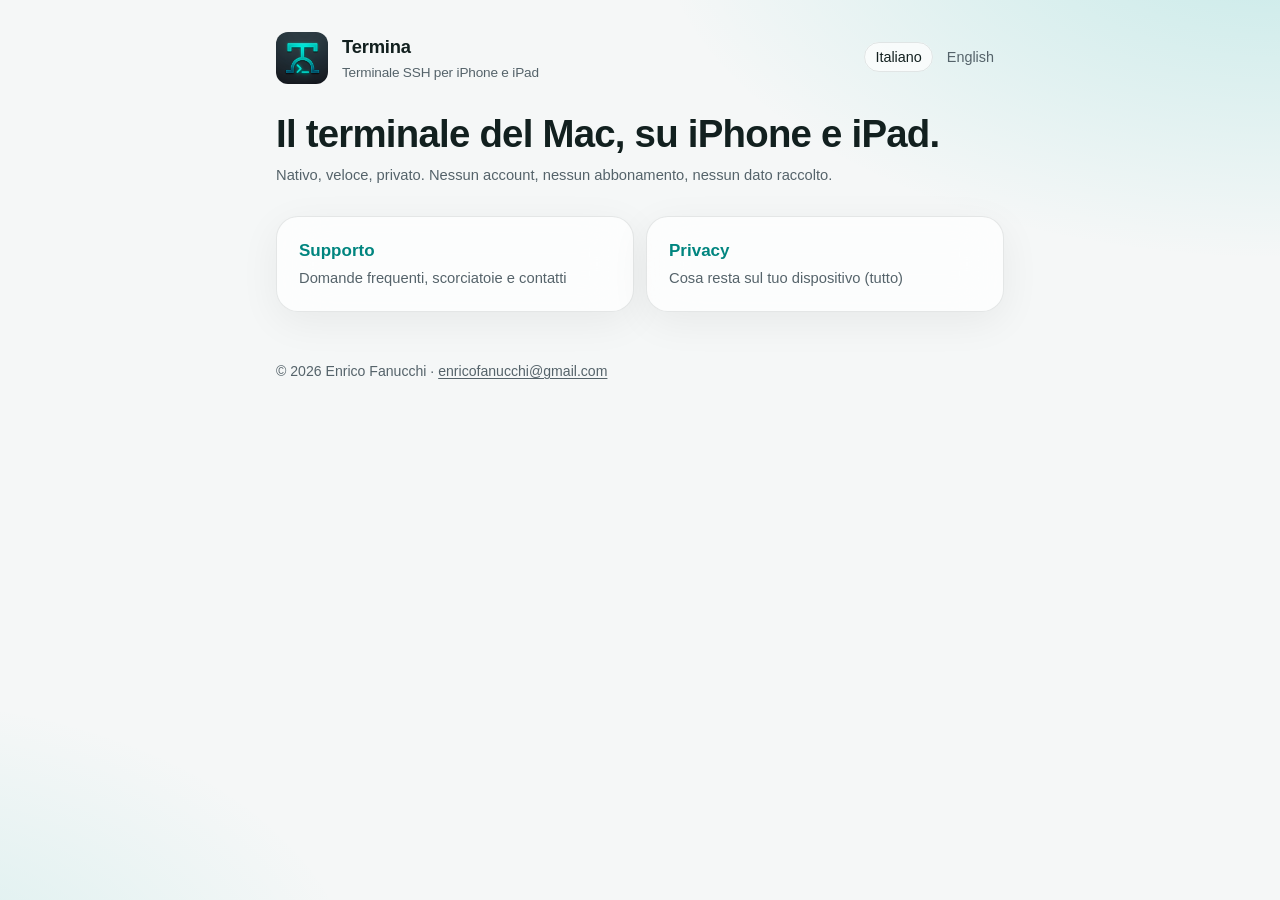
<file: index.html>
<!doctype html>
<html lang="it">
<head>
  <meta charset="utf-8">
  <meta name="viewport" content="width=device-width, initial-scale=1">
  <title>Termina</title>
  <meta name="description" content="Terminale SSH nativo per iPhone e iPad: privato, senza account e senza abbonamento.">
  <link rel="icon" href="favicon-32x32.png">
  <link rel="apple-touch-icon" href="apple-touch-icon.png">
  <link rel="stylesheet" href="style.css">
</head>
<body>
<main>
  <header>
    <img src="icon-192x192.png" alt="">
    <div class="brand">Termina<small>Terminale SSH per iPhone e iPad</small></div>
    <nav class="lang" aria-label="Lingua">
      <a href="index.html" aria-current="page" lang="it">Italiano</a>
      <a href="en/index.html" lang="en">English</a>
    </nav>
  </header>

  <h1>Il terminale del Mac, su iPhone e iPad.</h1>
  <p class="meta">Nativo, veloce, privato. Nessun account, nessun abbonamento, nessun dato raccolto.</p>

  <div class="links">
    <a class="card" href="support.html"><strong>Supporto</strong><span>Domande frequenti, scorciatoie e contatti</span></a>
    <a class="card" href="privacy.html"><strong>Privacy</strong><span>Cosa resta sul tuo dispositivo (tutto)</span></a>
  </div>

  <footer>© 2026 Enrico Fanucchi · <a href="mailto:enricofanucchi@gmail.com">enricofanucchi@gmail.com</a></footer>
</main>
</body>
</html>
</file>
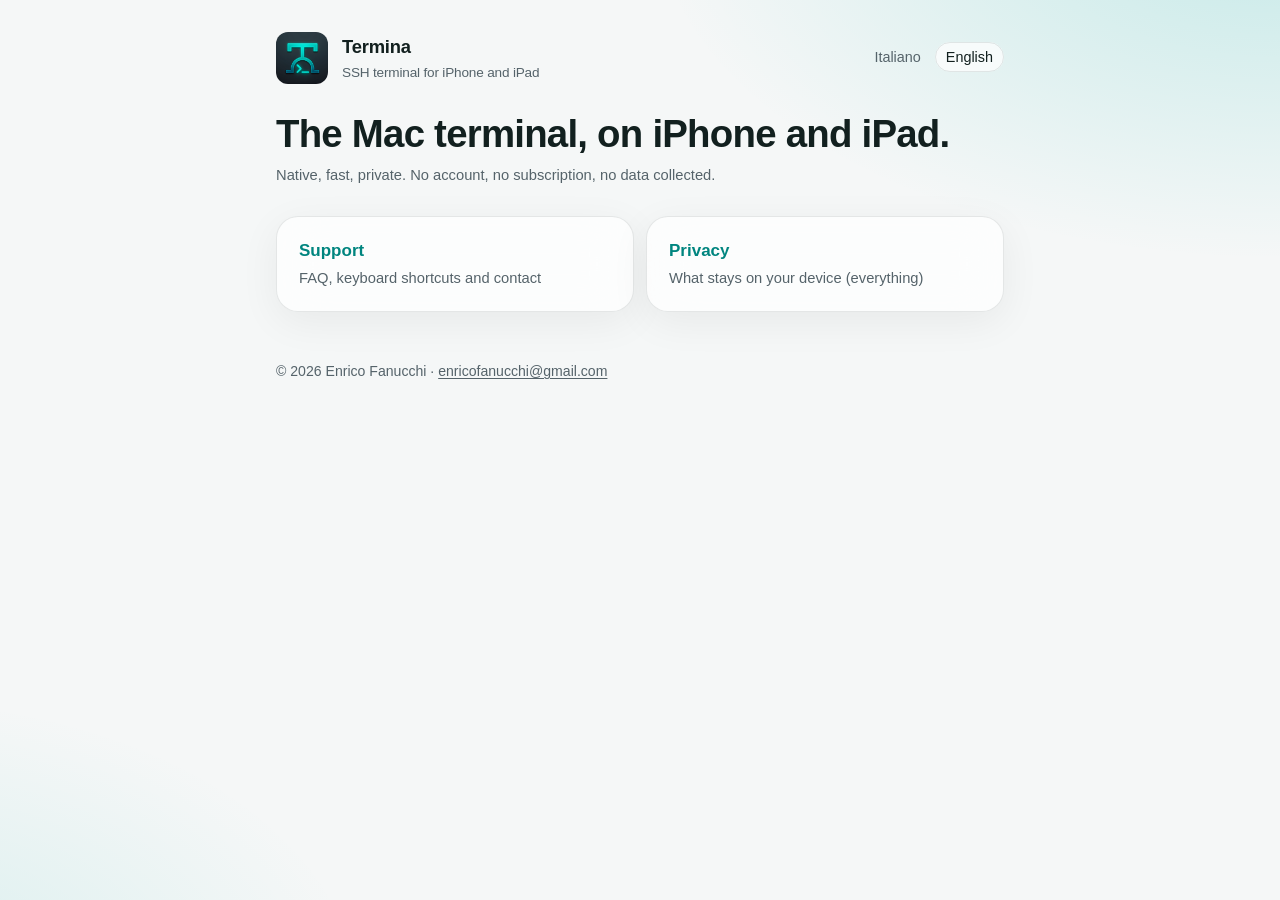
<file: en/index.html>
<!doctype html>
<html lang="en">
<head>
  <meta charset="utf-8">
  <meta name="viewport" content="width=device-width, initial-scale=1">
  <title>Termina</title>
  <meta name="description" content="A native SSH terminal for iPhone and iPad: private, no account, no subscription.">
  <link rel="icon" href="../favicon-32x32.png">
  <link rel="apple-touch-icon" href="../apple-touch-icon.png">
  <link rel="stylesheet" href="../style.css">
</head>
<body>
<main>
  <header>
    <img src="../icon-192x192.png" alt="">
    <div class="brand">Termina<small>SSH terminal for iPhone and iPad</small></div>
    <nav class="lang" aria-label="Language">
      <a href="../index.html" lang="it">Italiano</a>
      <a href="index.html" aria-current="page" lang="en">English</a>
    </nav>
  </header>

  <h1>The Mac terminal, on iPhone and iPad.</h1>
  <p class="meta">Native, fast, private. No account, no subscription, no data collected.</p>

  <div class="links">
    <a class="card" href="support.html"><strong>Support</strong><span>FAQ, keyboard shortcuts and contact</span></a>
    <a class="card" href="privacy.html"><strong>Privacy</strong><span>What stays on your device (everything)</span></a>
  </div>

  <footer>© 2026 Enrico Fanucchi · <a href="mailto:enricofanucchi@gmail.com">enricofanucchi@gmail.com</a></footer>
</main>
</body>
</html>
</file>
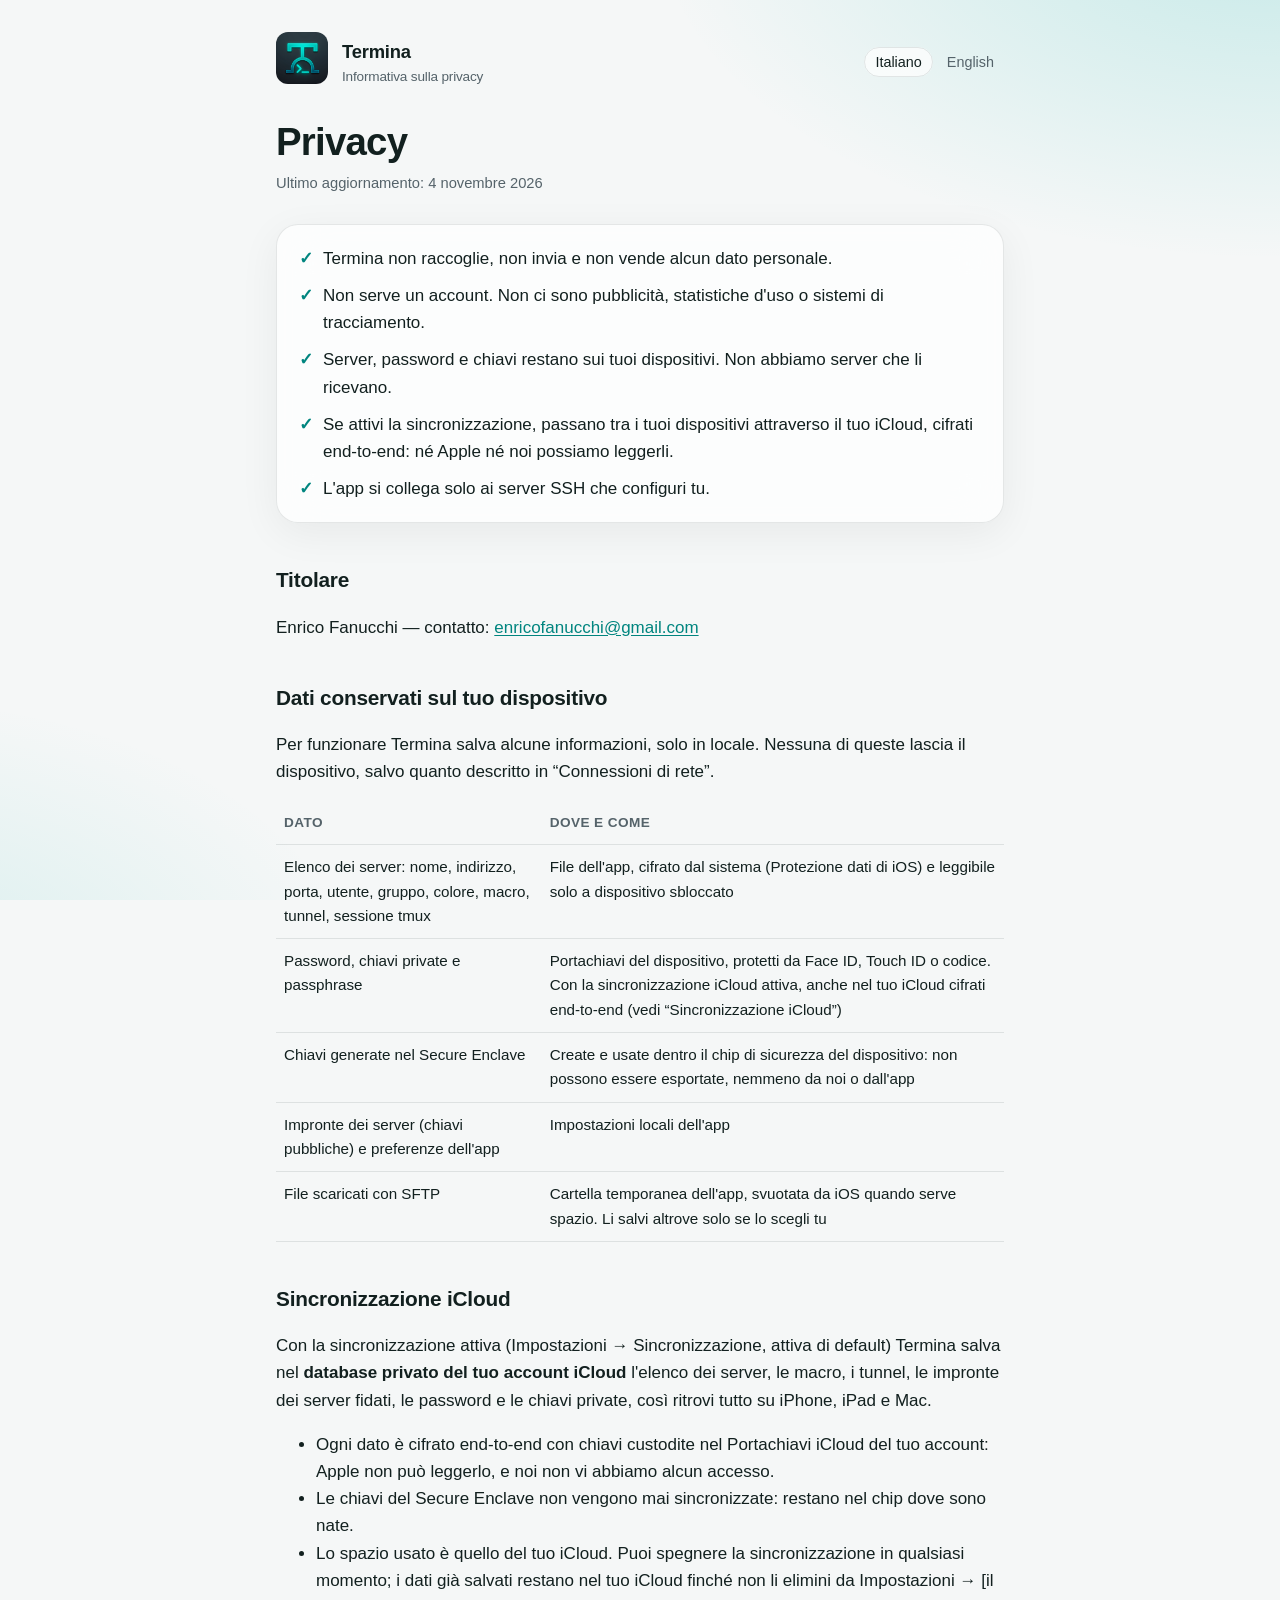
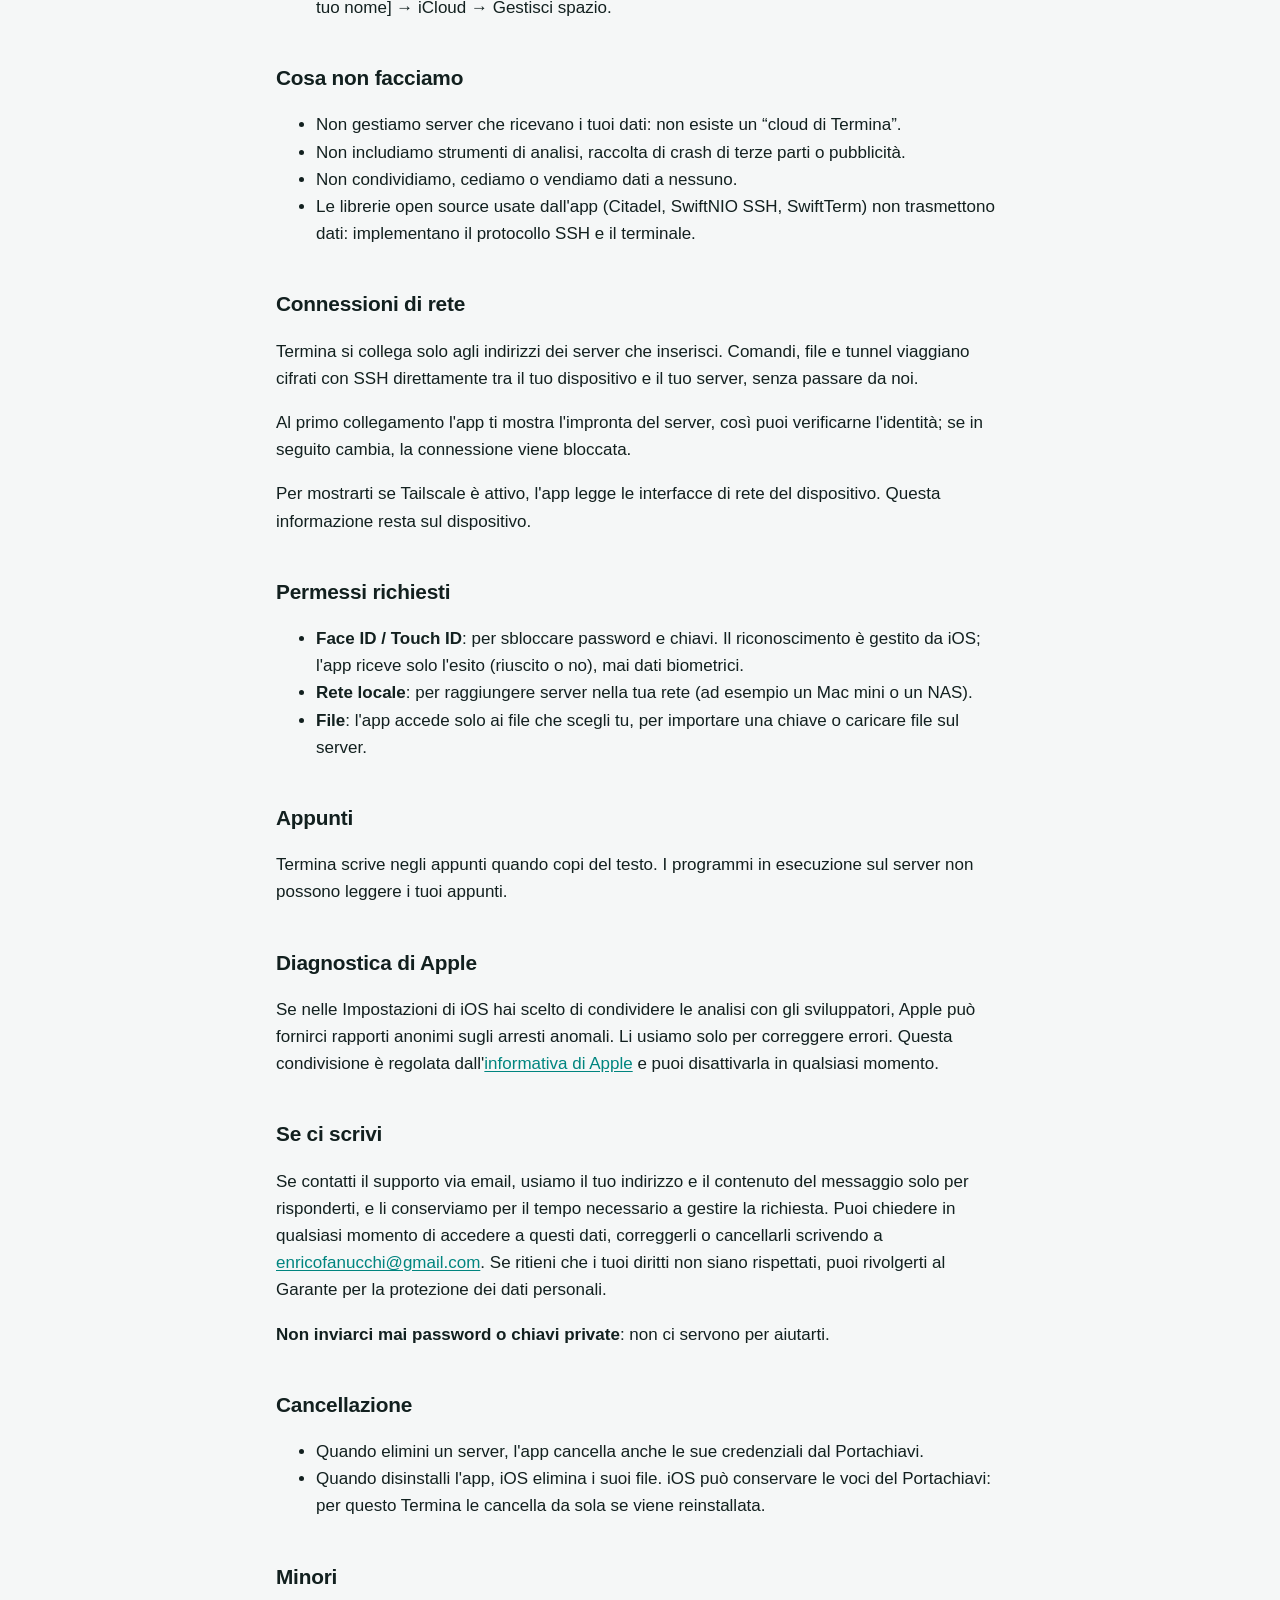
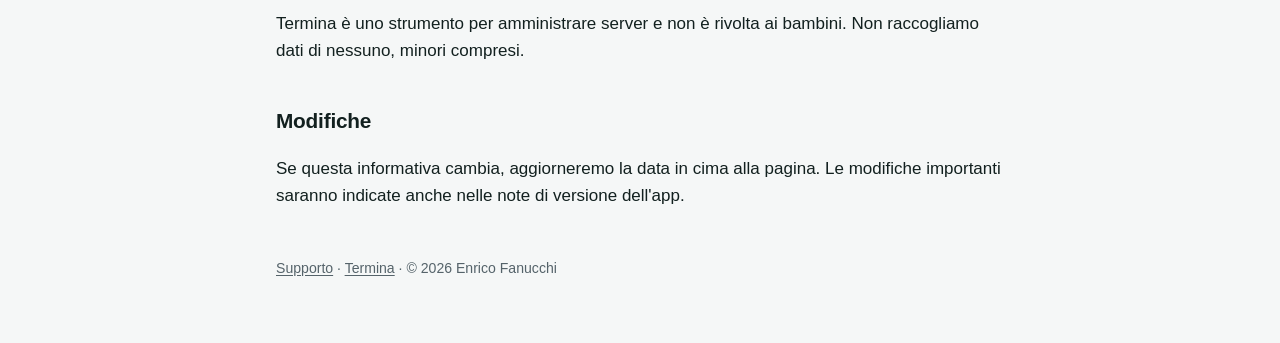
<file: privacy.html>
<!doctype html>
<html lang="it">
<head>
  <meta charset="utf-8">
  <meta name="viewport" content="width=device-width, initial-scale=1">
  <title>Privacy · Termina</title>
  <meta name="description" content="Informativa sulla privacy di Termina: nessun dato raccolto, tutto resta sul tuo dispositivo.">
  <link rel="icon" href="favicon-32x32.png">
  <link rel="apple-touch-icon" href="apple-touch-icon.png">
  <link rel="stylesheet" href="style.css">
</head>
<body>
<main>
  <header>
    <a href="index.html"><img src="icon-192x192.png" alt="Termina"></a>
    <div class="brand">Termina<small>Informativa sulla privacy</small></div>
    <nav class="lang" aria-label="Lingua">
      <a href="privacy.html" aria-current="page" lang="it">Italiano</a>
      <a href="en/privacy.html" lang="en">English</a>
    </nav>
  </header>

  <h1>Privacy</h1>
  <p class="meta">Ultimo aggiornamento: 4 novembre 2026</p>

  <div class="card">
    <ul class="summary">
      <li>Termina non raccoglie, non invia e non vende alcun dato personale.</li>
      <li>Non serve un account. Non ci sono pubblicità, statistiche d'uso o sistemi di tracciamento.</li>
      <li>Server, password e chiavi restano sui tuoi dispositivi. Non abbiamo server che li ricevano.</li>
      <li>Se attivi la sincronizzazione, passano tra i tuoi dispositivi attraverso il tuo iCloud, cifrati end-to-end: né Apple né noi possiamo leggerli.</li>
      <li>L'app si collega solo ai server SSH che configuri tu.</li>
    </ul>
  </div>

  <h2>Titolare</h2>
  <p>Enrico Fanucchi — contatto: <a href="mailto:enricofanucchi@gmail.com">enricofanucchi@gmail.com</a></p>

  <h2>Dati conservati sul tuo dispositivo</h2>
  <p>Per funzionare Termina salva alcune informazioni, solo in locale. Nessuna di queste lascia il dispositivo, salvo quanto descritto in “Connessioni di rete”.</p>
  <div class="table-wrap">
    <table>
      <thead><tr><th>Dato</th><th>Dove e come</th></tr></thead>
      <tbody>
        <tr><td>Elenco dei server: nome, indirizzo, porta, utente, gruppo, colore, macro, tunnel, sessione tmux</td><td>File dell'app, cifrato dal sistema (Protezione dati di iOS) e leggibile solo a dispositivo sbloccato</td></tr>
        <tr><td>Password, chiavi private e passphrase</td><td>Portachiavi del dispositivo, protetti da Face ID, Touch ID o codice. Con la sincronizzazione iCloud attiva, anche nel tuo iCloud cifrati end-to-end (vedi “Sincronizzazione iCloud”)</td></tr>
        <tr><td>Chiavi generate nel Secure Enclave</td><td>Create e usate dentro il chip di sicurezza del dispositivo: non possono essere esportate, nemmeno da noi o dall'app</td></tr>
        <tr><td>Impronte dei server (chiavi pubbliche) e preferenze dell'app</td><td>Impostazioni locali dell'app</td></tr>
        <tr><td>File scaricati con SFTP</td><td>Cartella temporanea dell'app, svuotata da iOS quando serve spazio. Li salvi altrove solo se lo scegli tu</td></tr>
      </tbody>
    </table>
  </div>

  <h2>Sincronizzazione iCloud</h2>
  <p>Con la sincronizzazione attiva (Impostazioni → Sincronizzazione, attiva di default) Termina salva nel <strong>database privato del tuo account iCloud</strong> l'elenco dei server, le macro, i tunnel, le impronte dei server fidati, le password e le chiavi private, così ritrovi tutto su iPhone, iPad e Mac.</p>
  <ul>
    <li>Ogni dato è cifrato end-to-end con chiavi custodite nel Portachiavi iCloud del tuo account: Apple non può leggerlo, e noi non vi abbiamo alcun accesso.</li>
    <li>Le chiavi del Secure Enclave non vengono mai sincronizzate: restano nel chip dove sono nate.</li>
    <li>Lo spazio usato è quello del tuo iCloud. Puoi spegnere la sincronizzazione in qualsiasi momento; i dati già salvati restano nel tuo iCloud finché non li elimini da Impostazioni → [il tuo nome] → iCloud → Gestisci spazio.</li>
  </ul>

  <h2>Cosa non facciamo</h2>
  <ul>
    <li>Non gestiamo server che ricevano i tuoi dati: non esiste un “cloud di Termina”.</li>
    <li>Non includiamo strumenti di analisi, raccolta di crash di terze parti o pubblicità.</li>
    <li>Non condividiamo, cediamo o vendiamo dati a nessuno.</li>
    <li>Le librerie open source usate dall'app (Citadel, SwiftNIO SSH, SwiftTerm) non trasmettono dati: implementano il protocollo SSH e il terminale.</li>
  </ul>

  <h2>Connessioni di rete</h2>
  <p>Termina si collega solo agli indirizzi dei server che inserisci. Comandi, file e tunnel viaggiano cifrati con SSH direttamente tra il tuo dispositivo e il tuo server, senza passare da noi.</p>
  <p>Al primo collegamento l'app ti mostra l'impronta del server, così puoi verificarne l'identità; se in seguito cambia, la connessione viene bloccata.</p>
  <p>Per mostrarti se Tailscale è attivo, l'app legge le interfacce di rete del dispositivo. Questa informazione resta sul dispositivo.</p>

  <h2>Permessi richiesti</h2>
  <ul>
    <li><strong>Face ID / Touch ID</strong>: per sbloccare password e chiavi. Il riconoscimento è gestito da iOS; l'app riceve solo l'esito (riuscito o no), mai dati biometrici.</li>
    <li><strong>Rete locale</strong>: per raggiungere server nella tua rete (ad esempio un Mac mini o un NAS).</li>
    <li><strong>File</strong>: l'app accede solo ai file che scegli tu, per importare una chiave o caricare file sul server.</li>
  </ul>

  <h2>Appunti</h2>
  <p>Termina scrive negli appunti quando copi del testo. I programmi in esecuzione sul server non possono leggere i tuoi appunti.</p>

  <h2>Diagnostica di Apple</h2>
  <p>Se nelle Impostazioni di iOS hai scelto di condividere le analisi con gli sviluppatori, Apple può fornirci rapporti anonimi sugli arresti anomali. Li usiamo solo per correggere errori. Questa condivisione è regolata dall'<a href="https://www.apple.com/legal/privacy/">informativa di Apple</a> e puoi disattivarla in qualsiasi momento.</p>

  <h2>Se ci scrivi</h2>
  <p>Se contatti il supporto via email, usiamo il tuo indirizzo e il contenuto del messaggio solo per risponderti, e li conserviamo per il tempo necessario a gestire la richiesta. Puoi chiedere in qualsiasi momento di accedere a questi dati, correggerli o cancellarli scrivendo a <a href="mailto:enricofanucchi@gmail.com">enricofanucchi@gmail.com</a>. Se ritieni che i tuoi diritti non siano rispettati, puoi rivolgerti al Garante per la protezione dei dati personali.</p>
  <p><strong>Non inviarci mai password o chiavi private</strong>: non ci servono per aiutarti.</p>

  <h2>Cancellazione</h2>
  <ul>
    <li>Quando elimini un server, l'app cancella anche le sue credenziali dal Portachiavi.</li>
    <li>Quando disinstalli l'app, iOS elimina i suoi file. iOS può conservare le voci del Portachiavi: per questo Termina le cancella da sola se viene reinstallata.</li>
  </ul>

  <h2>Minori</h2>
  <p>Termina è uno strumento per amministrare server e non è rivolta ai bambini. Non raccogliamo dati di nessuno, minori compresi.</p>

  <h2>Modifiche</h2>
  <p>Se questa informativa cambia, aggiorneremo la data in cima alla pagina. Le modifiche importanti saranno indicate anche nelle note di versione dell'app.</p>

  <footer><a href="support.html">Supporto</a> · <a href="index.html">Termina</a> · © 2026 Enrico Fanucchi</footer>
</main>
</body>
</html>
</file>
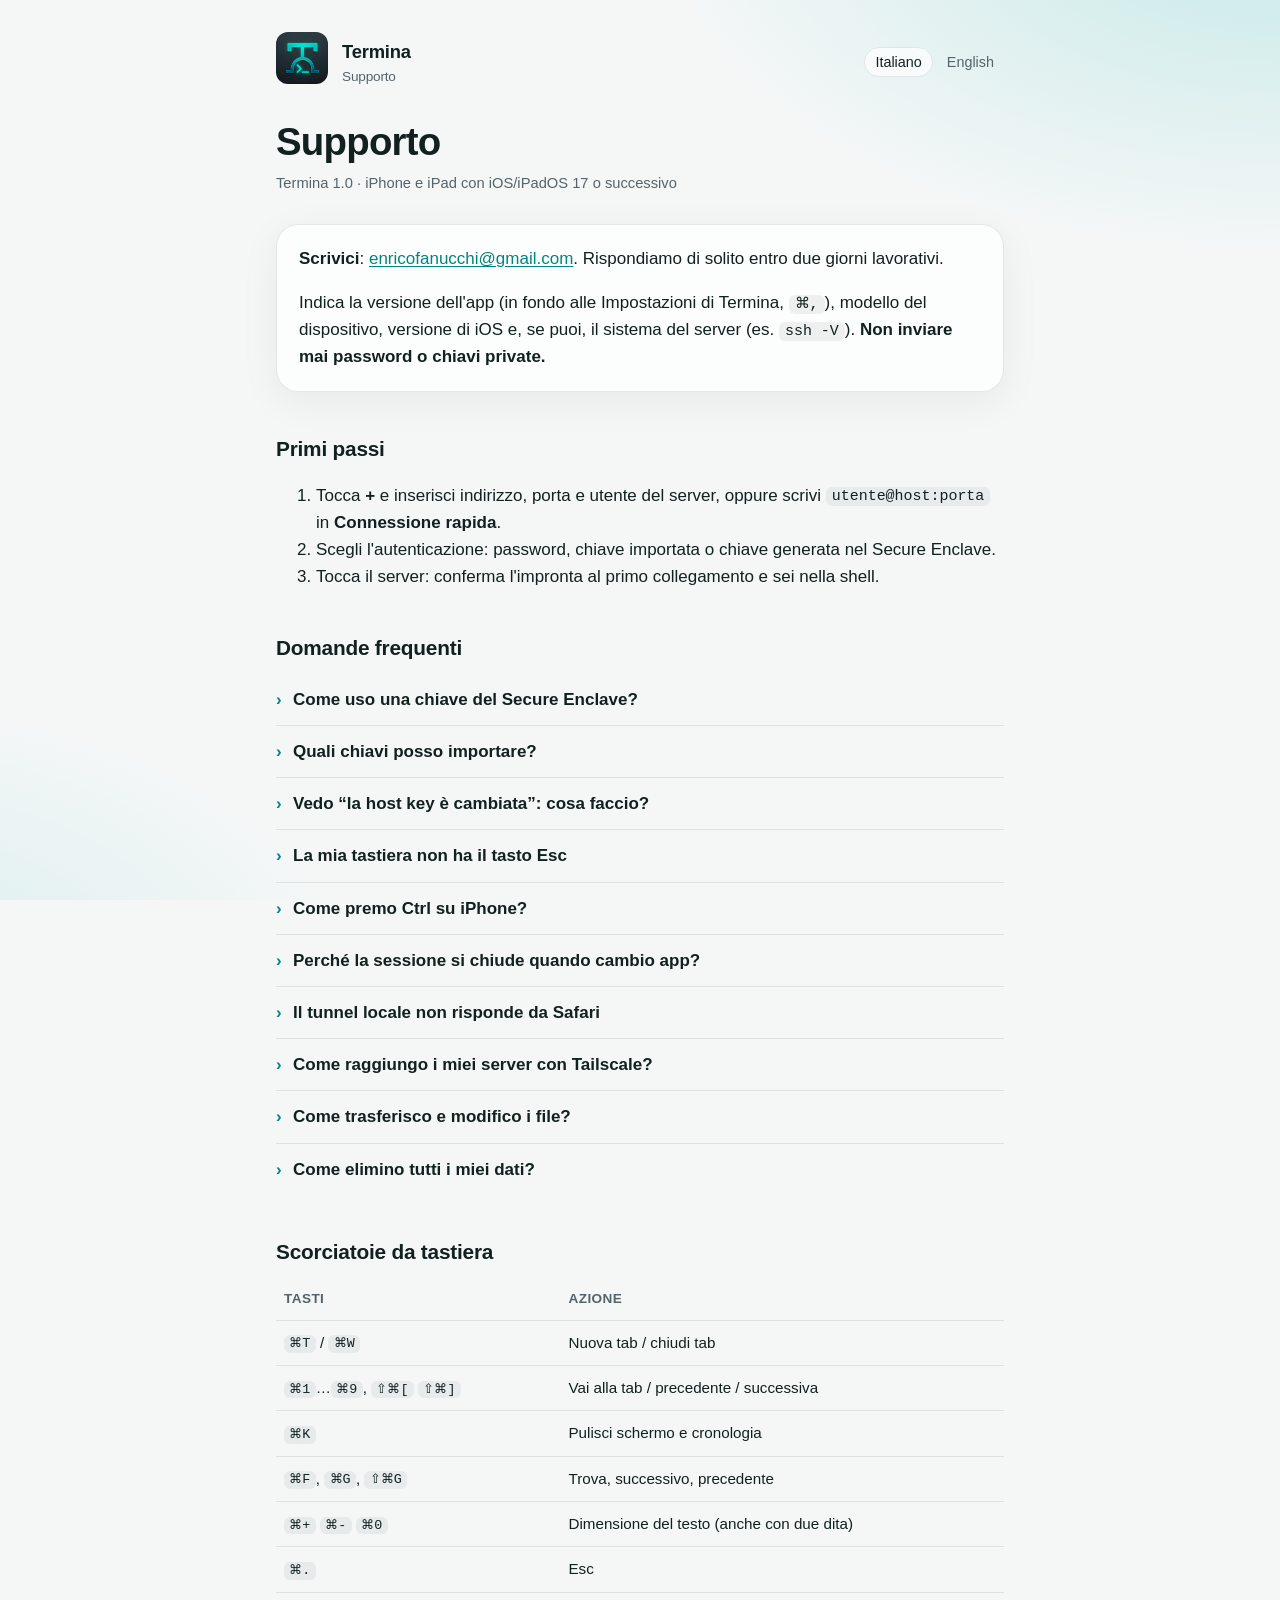
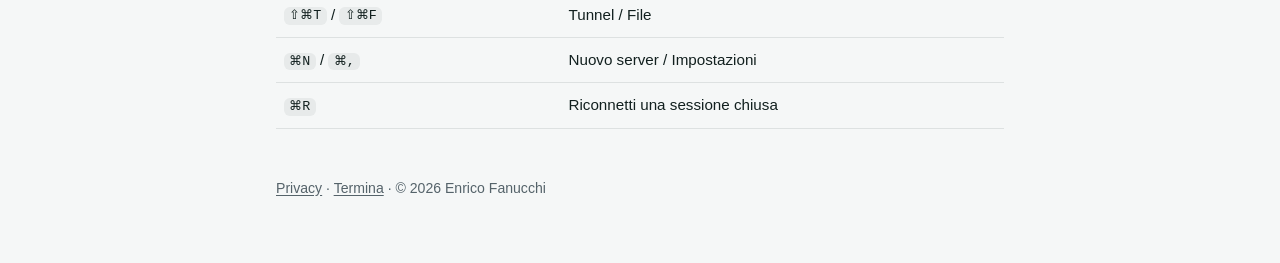
<file: support.html>
<!doctype html>
<html lang="it">
<head>
  <meta charset="utf-8">
  <meta name="viewport" content="width=device-width, initial-scale=1">
  <title>Supporto · Termina</title>
  <meta name="description" content="Supporto di Termina: domande frequenti, scorciatoie da tastiera e contatti.">
  <link rel="icon" href="favicon-32x32.png">
  <link rel="apple-touch-icon" href="apple-touch-icon.png">
  <link rel="stylesheet" href="style.css">
</head>
<body>
<main>
  <header>
    <a href="index.html"><img src="icon-192x192.png" alt="Termina"></a>
    <div class="brand">Termina<small>Supporto</small></div>
    <nav class="lang" aria-label="Lingua">
      <a href="support.html" aria-current="page" lang="it">Italiano</a>
      <a href="en/support.html" lang="en">English</a>
    </nav>
  </header>

  <h1>Supporto</h1>
  <p class="meta">Termina 1.0 · iPhone e iPad con iOS/iPadOS 17 o successivo</p>

  <div class="card">
    <p style="margin-top:0"><strong>Scrivici</strong>: <a href="mailto:enricofanucchi@gmail.com?subject=Supporto%20Termina">enricofanucchi@gmail.com</a>. Rispondiamo di solito entro due giorni lavorativi.</p>
    <p style="margin-bottom:0">Indica la versione dell'app (in fondo alle Impostazioni di Termina, <kbd>⌘,</kbd>), modello del dispositivo, versione di iOS e, se puoi, il sistema del server (es. <code>ssh -V</code>). <strong>Non inviare mai password o chiavi private.</strong></p>
  </div>

  <h2>Primi passi</h2>
  <ol>
    <li>Tocca <strong>+</strong> e inserisci indirizzo, porta e utente del server, oppure scrivi <code>utente@host:porta</code> in <strong>Connessione rapida</strong>.</li>
    <li>Scegli l'autenticazione: password, chiave importata o chiave generata nel Secure Enclave.</li>
    <li>Tocca il server: conferma l'impronta al primo collegamento e sei nella shell.</li>
  </ol>

  <h2>Domande frequenti</h2>

  <details>
    <summary>Come uso una chiave del Secure Enclave?</summary>
    <p>Nella scheda del server scegli <strong>Secure Enclave</strong> e tocca <strong>Genera chiave</strong>. Copia la riga che inizia con <code>ecdsa-sha2-nistp256</code> e aggiungila a <code>~/.ssh/authorized_keys</code> sul server. La chiave privata non lascia mai il chip del dispositivo, quindi è valida solo su quel dispositivo: su un altro iPhone o iPad ne genererai un'altra.</p>
  </details>

  <details>
    <summary>Quali chiavi posso importare?</summary>
    <p>Chiavi OpenSSH <strong>Ed25519</strong> e <strong>RSA</strong>, anche protette da passphrase, che iniziano con <code>-----BEGIN OPENSSH PRIVATE KEY-----</code>. Se la tua chiave RSA è in un formato più vecchio, convertila sul computer con <code>ssh-keygen -p -f ~/.ssh/id_rsa</code>.</p>
  </details>

  <details>
    <summary>Vedo “la host key è cambiata”: cosa faccio?</summary>
    <p>Significa che il server si presenta con un'identità diversa da quella confermata in passato. Può succedere dopo una reinstallazione del server, ma può anche indicare un tentativo di intercettazione. Verifica l'impronta direttamente sul server (<code>ssh-keygen -lf /etc/ssh/ssh_host_ed25519_key.pub</code>). Se corrisponde, tieni premuto il server nell'elenco e scegli <strong>Dimentica host key</strong>, poi ricollegati.</p>
  </details>

  <details>
    <summary>La mia tastiera non ha il tasto Esc</summary>
    <p>Usa <kbd>⌘</kbd> <kbd>.</kbd> oppure il tasto <strong>esc</strong> della barra sopra la tastiera. In alternativa puoi trasformare Caps Lock in Esc: Impostazioni › Generali › Tastiera › Tastiera fisica › Tasti modificatori.</p>
  </details>

  <details>
    <summary>Come premo Ctrl su iPhone?</summary>
    <p>Tocca <strong>ctrl</strong> nella barra sopra la tastiera, poi il tasto desiderato: per esempio <strong>ctrl</strong> e poi <strong>c</strong> invia Ctrl-C. <strong>alt</strong> funziona allo stesso modo.</p>
  </details>

  <details>
    <summary>Perché la sessione si chiude quando cambio app?</summary>
    <p>iOS sospende le connessioni di rete delle app in background dopo circa 30 secondi. Termina si riconnette da sola quando torni. Per ritrovare la shell esattamente com'era, imposta una <strong>sessione tmux</strong> nella scheda del server (serve <code>tmux</code> installato sul server).</p>
  </details>

  <details>
    <summary>Il tunnel locale non risponde da Safari</summary>
    <p>I tunnel locali funzionano finché Termina resta in primo piano. Su iPad apri Safari e Termina affiancati (Split View o Slide Over), poi visita <code>http://localhost:PORTA</code>. Se il tunnel è in errore, controlla che sul server sia attivo <code>AllowTcpForwarding</code>.</p>
  </details>

  <details>
    <summary>Come raggiungo i miei server con Tailscale?</summary>
    <p>Installa e attiva l'app Tailscale, poi usa l'indirizzo <code>100.x.y.z</code> o il nome <code>*.ts.net</code> del server. Termina indica nella barra laterale se Tailscale è attivo.</p>
  </details>

  <details>
    <summary>Come trasferisco e modifico i file?</summary>
    <p>Durante una sessione apri <strong>File</strong> (<kbd>⇧</kbd> <kbd>⌘</kbd> <kbd>F</kbd>). Trascina i file dall'app File per caricarli, tocca un file per vederlo o modificarlo (testo fino a 2 MB). Il salvataggio sostituisce l'originale solo a caricamento completato, mantenendo i permessi.</p>
  </details>

  <details>
    <summary>Come elimino tutti i miei dati?</summary>
    <p>Eliminando un server ne cancelli anche le credenziali. Disinstallando l'app elimini tutto il resto: alla successiva installazione Termina cancella anche le eventuali voci rimaste nel Portachiavi. Non conserviamo copie da nessuna parte: vedi la <a href="privacy.html">Privacy</a>.</p>
  </details>

  <h2>Scorciatoie da tastiera</h2>
  <div class="table-wrap">
    <table>
      <thead><tr><th>Tasti</th><th>Azione</th></tr></thead>
      <tbody>
        <tr><td><kbd>⌘T</kbd> / <kbd>⌘W</kbd></td><td>Nuova tab / chiudi tab</td></tr>
        <tr><td><kbd>⌘1</kbd>…<kbd>⌘9</kbd>, <kbd>⇧⌘[</kbd> <kbd>⇧⌘]</kbd></td><td>Vai alla tab / precedente / successiva</td></tr>
        <tr><td><kbd>⌘K</kbd></td><td>Pulisci schermo e cronologia</td></tr>
        <tr><td><kbd>⌘F</kbd>, <kbd>⌘G</kbd>, <kbd>⇧⌘G</kbd></td><td>Trova, successivo, precedente</td></tr>
        <tr><td><kbd>⌘+</kbd> <kbd>⌘-</kbd> <kbd>⌘0</kbd></td><td>Dimensione del testo (anche con due dita)</td></tr>
        <tr><td><kbd>⌘.</kbd></td><td>Esc</td></tr>
        <tr><td><kbd>⇧⌘T</kbd> / <kbd>⇧⌘F</kbd></td><td>Tunnel / File</td></tr>
        <tr><td><kbd>⌘N</kbd> / <kbd>⌘,</kbd></td><td>Nuovo server / Impostazioni</td></tr>
        <tr><td><kbd>⌘R</kbd></td><td>Riconnetti una sessione chiusa</td></tr>
      </tbody>
    </table>
  </div>

  <footer><a href="privacy.html">Privacy</a> · <a href="index.html">Termina</a> · © 2026 Enrico Fanucchi</footer>
</main>
</body>
</html>
</file>
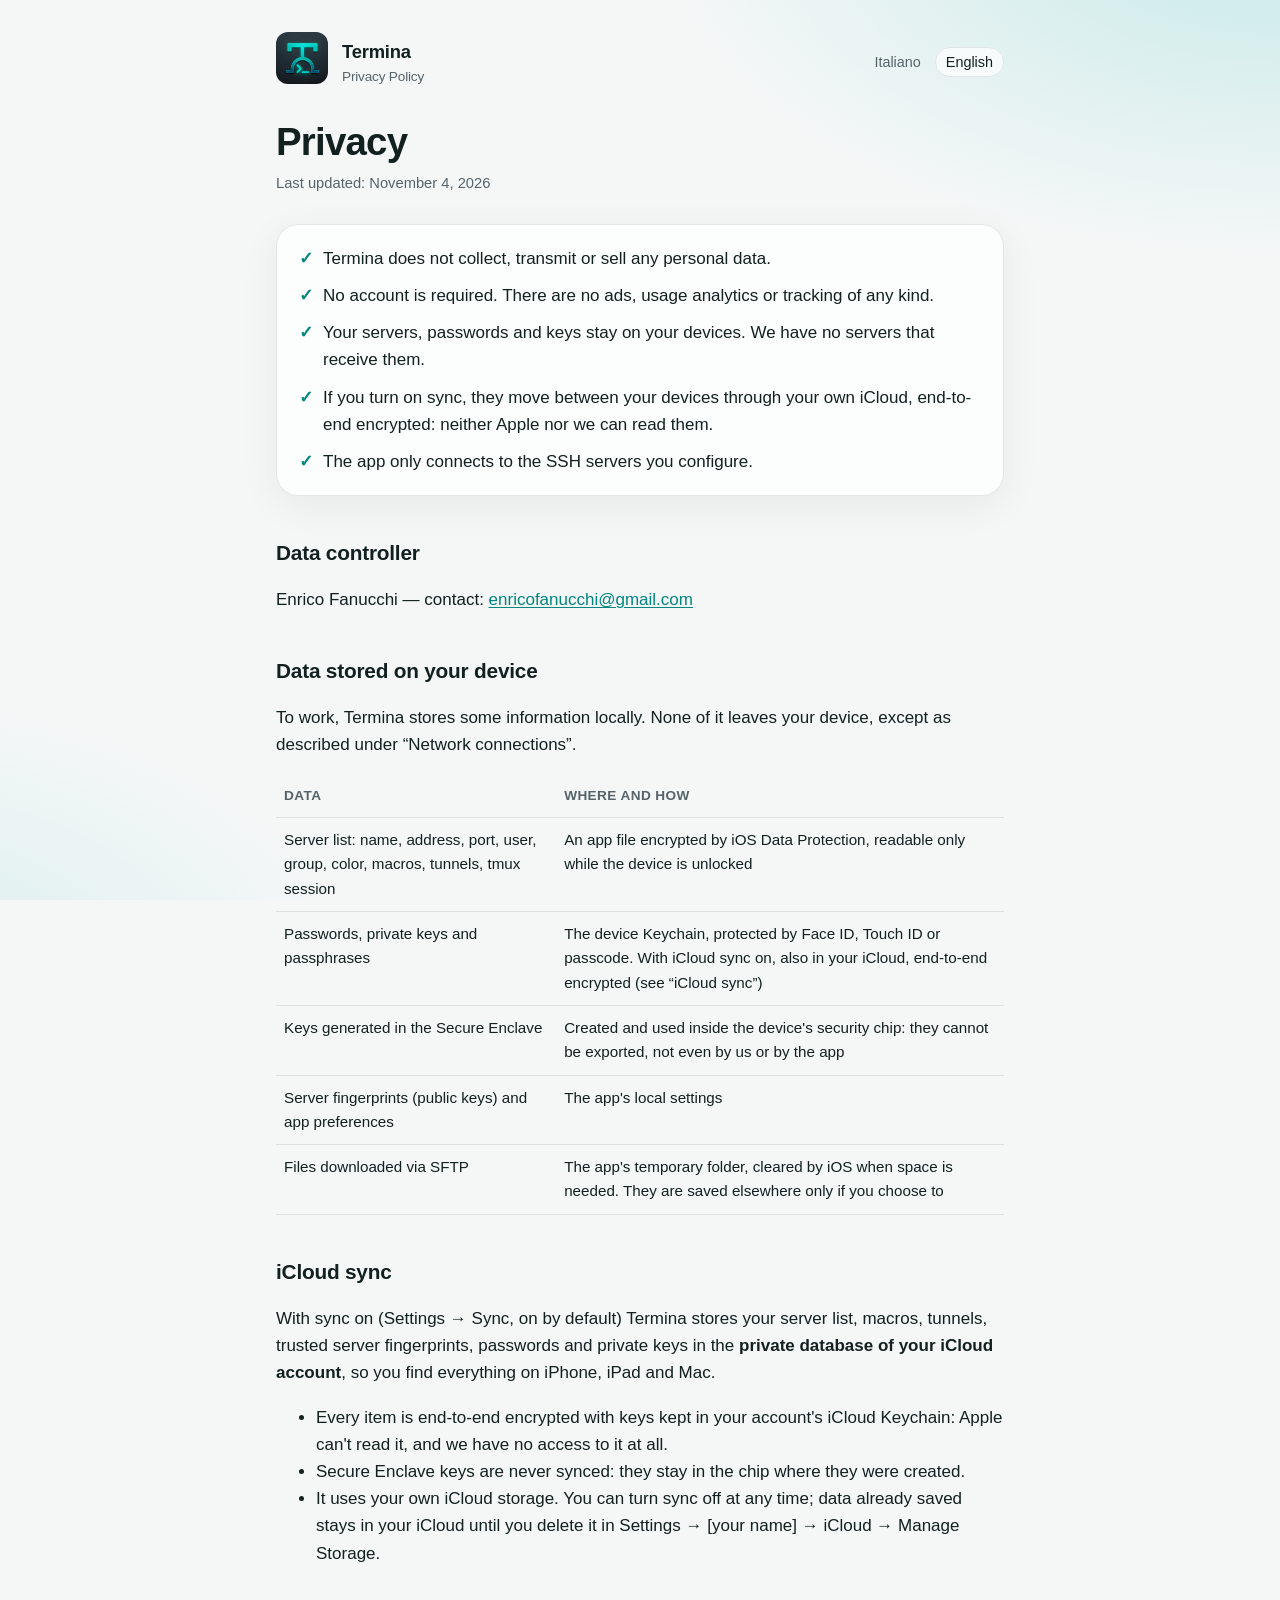
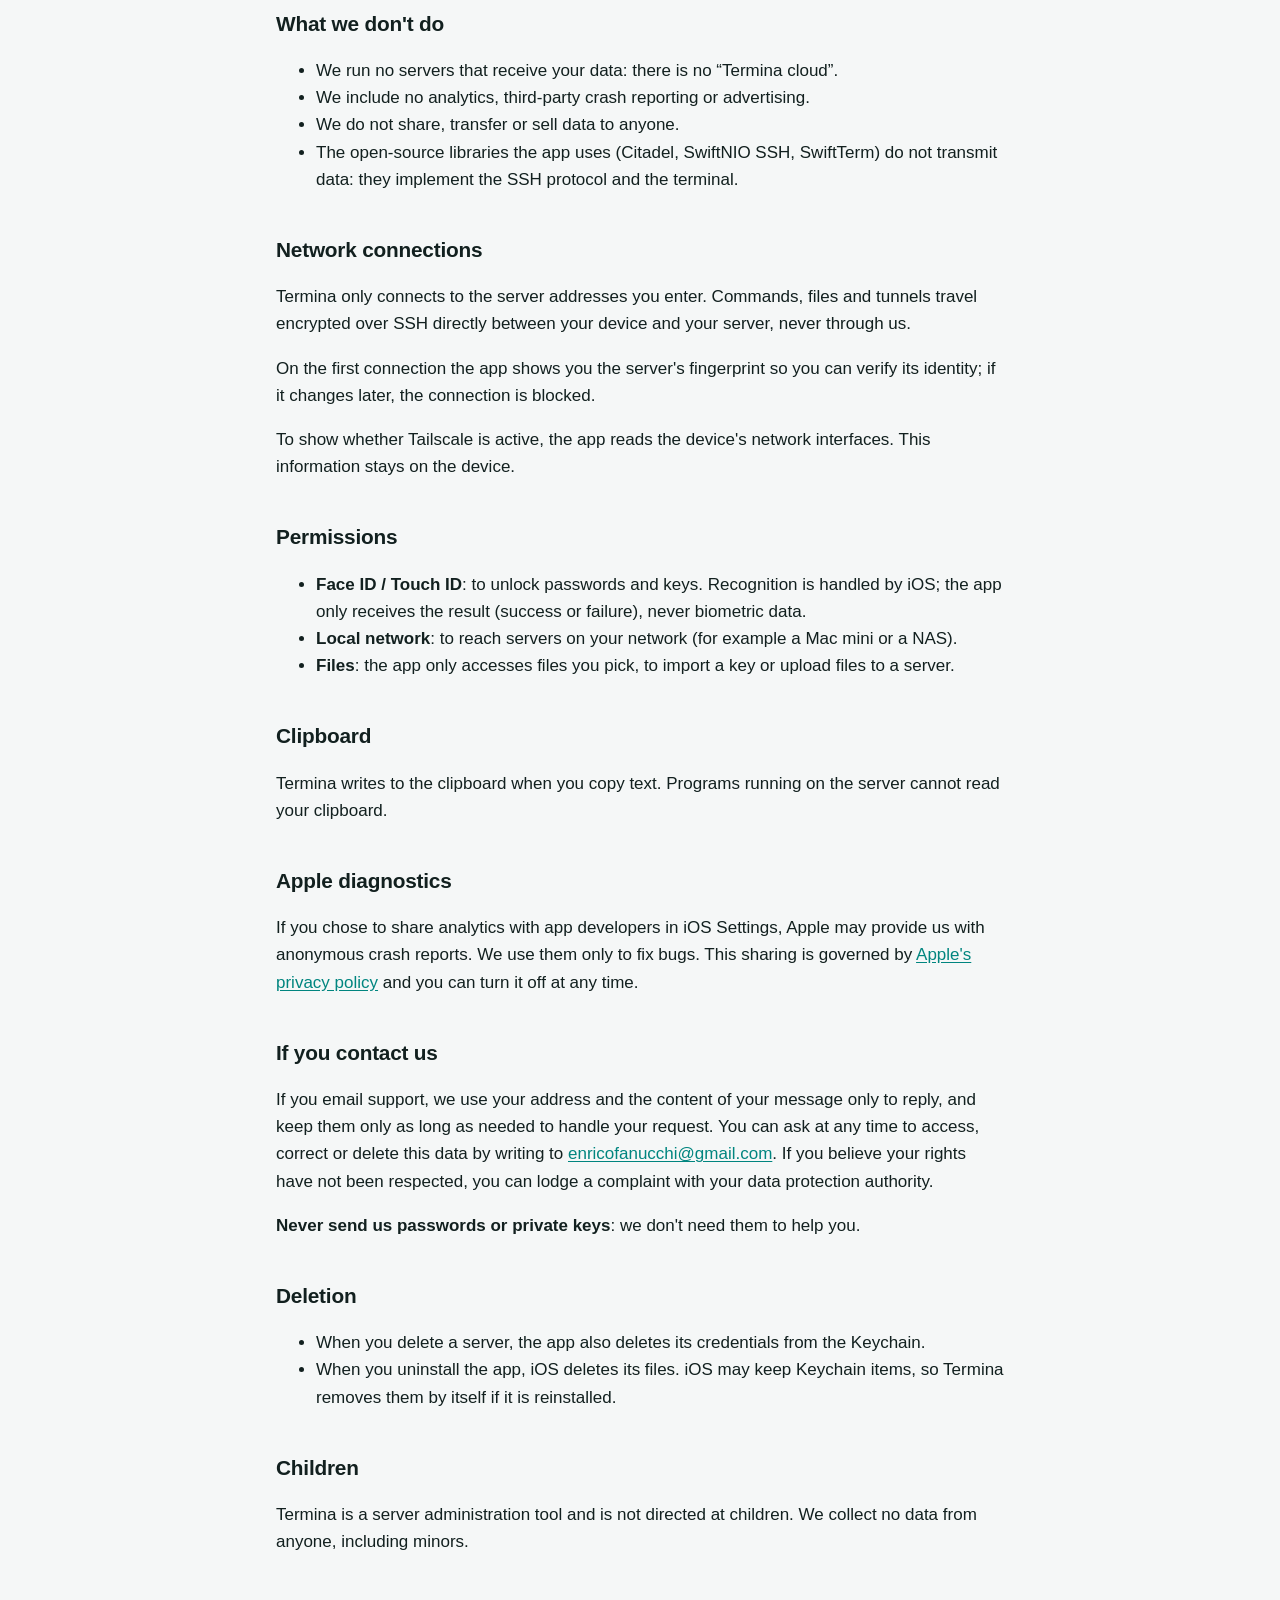
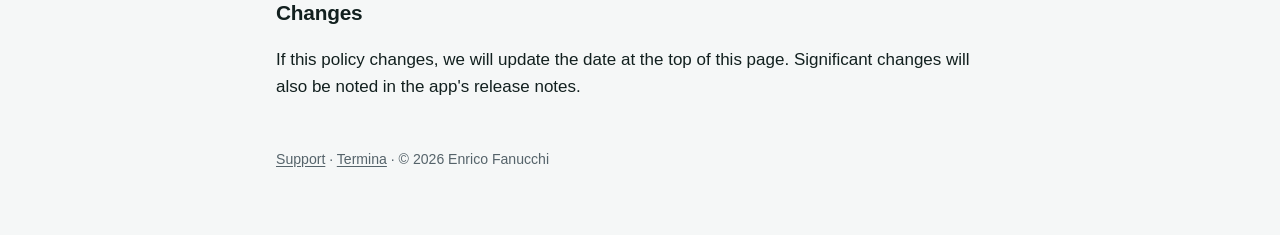
<file: en/privacy.html>
<!doctype html>
<html lang="en">
<head>
  <meta charset="utf-8">
  <meta name="viewport" content="width=device-width, initial-scale=1">
  <title>Privacy · Termina</title>
  <meta name="description" content="Termina privacy policy: no data collected, everything stays on your device.">
  <link rel="icon" href="../favicon-32x32.png">
  <link rel="apple-touch-icon" href="../apple-touch-icon.png">
  <link rel="stylesheet" href="../style.css">
</head>
<body>
<main>
  <header>
    <a href="index.html"><img src="../icon-192x192.png" alt="Termina"></a>
    <div class="brand">Termina<small>Privacy Policy</small></div>
    <nav class="lang" aria-label="Language">
      <a href="../privacy.html" lang="it">Italiano</a>
      <a href="privacy.html" aria-current="page" lang="en">English</a>
    </nav>
  </header>

  <h1>Privacy</h1>
  <p class="meta">Last updated: November 4, 2026</p>

  <div class="card">
    <ul class="summary">
      <li>Termina does not collect, transmit or sell any personal data.</li>
      <li>No account is required. There are no ads, usage analytics or tracking of any kind.</li>
      <li>Your servers, passwords and keys stay on your devices. We have no servers that receive them.</li>
      <li>If you turn on sync, they move between your devices through your own iCloud, end-to-end encrypted: neither Apple nor we can read them.</li>
      <li>The app only connects to the SSH servers you configure.</li>
    </ul>
  </div>

  <h2>Data controller</h2>
  <p>Enrico Fanucchi — contact: <a href="mailto:enricofanucchi@gmail.com">enricofanucchi@gmail.com</a></p>

  <h2>Data stored on your device</h2>
  <p>To work, Termina stores some information locally. None of it leaves your device, except as described under “Network connections”.</p>
  <div class="table-wrap">
    <table>
      <thead><tr><th>Data</th><th>Where and how</th></tr></thead>
      <tbody>
        <tr><td>Server list: name, address, port, user, group, color, macros, tunnels, tmux session</td><td>An app file encrypted by iOS Data Protection, readable only while the device is unlocked</td></tr>
        <tr><td>Passwords, private keys and passphrases</td><td>The device Keychain, protected by Face ID, Touch ID or passcode. With iCloud sync on, also in your iCloud, end-to-end encrypted (see “iCloud sync”)</td></tr>
        <tr><td>Keys generated in the Secure Enclave</td><td>Created and used inside the device's security chip: they cannot be exported, not even by us or by the app</td></tr>
        <tr><td>Server fingerprints (public keys) and app preferences</td><td>The app's local settings</td></tr>
        <tr><td>Files downloaded via SFTP</td><td>The app's temporary folder, cleared by iOS when space is needed. They are saved elsewhere only if you choose to</td></tr>
      </tbody>
    </table>
  </div>

  <h2>iCloud sync</h2>
  <p>With sync on (Settings → Sync, on by default) Termina stores your server list, macros, tunnels, trusted server fingerprints, passwords and private keys in the <strong>private database of your iCloud account</strong>, so you find everything on iPhone, iPad and Mac.</p>
  <ul>
    <li>Every item is end-to-end encrypted with keys kept in your account's iCloud Keychain: Apple can't read it, and we have no access to it at all.</li>
    <li>Secure Enclave keys are never synced: they stay in the chip where they were created.</li>
    <li>It uses your own iCloud storage. You can turn sync off at any time; data already saved stays in your iCloud until you delete it in Settings → [your name] → iCloud → Manage Storage.</li>
  </ul>

  <h2>What we don't do</h2>
  <ul>
    <li>We run no servers that receive your data: there is no “Termina cloud”.</li>
    <li>We include no analytics, third-party crash reporting or advertising.</li>
    <li>We do not share, transfer or sell data to anyone.</li>
    <li>The open-source libraries the app uses (Citadel, SwiftNIO SSH, SwiftTerm) do not transmit data: they implement the SSH protocol and the terminal.</li>
  </ul>

  <h2>Network connections</h2>
  <p>Termina only connects to the server addresses you enter. Commands, files and tunnels travel encrypted over SSH directly between your device and your server, never through us.</p>
  <p>On the first connection the app shows you the server's fingerprint so you can verify its identity; if it changes later, the connection is blocked.</p>
  <p>To show whether Tailscale is active, the app reads the device's network interfaces. This information stays on the device.</p>

  <h2>Permissions</h2>
  <ul>
    <li><strong>Face ID / Touch ID</strong>: to unlock passwords and keys. Recognition is handled by iOS; the app only receives the result (success or failure), never biometric data.</li>
    <li><strong>Local network</strong>: to reach servers on your network (for example a Mac mini or a NAS).</li>
    <li><strong>Files</strong>: the app only accesses files you pick, to import a key or upload files to a server.</li>
  </ul>

  <h2>Clipboard</h2>
  <p>Termina writes to the clipboard when you copy text. Programs running on the server cannot read your clipboard.</p>

  <h2>Apple diagnostics</h2>
  <p>If you chose to share analytics with app developers in iOS Settings, Apple may provide us with anonymous crash reports. We use them only to fix bugs. This sharing is governed by <a href="https://www.apple.com/legal/privacy/">Apple's privacy policy</a> and you can turn it off at any time.</p>

  <h2>If you contact us</h2>
  <p>If you email support, we use your address and the content of your message only to reply, and keep them only as long as needed to handle your request. You can ask at any time to access, correct or delete this data by writing to <a href="mailto:enricofanucchi@gmail.com">enricofanucchi@gmail.com</a>. If you believe your rights have not been respected, you can lodge a complaint with your data protection authority.</p>
  <p><strong>Never send us passwords or private keys</strong>: we don't need them to help you.</p>

  <h2>Deletion</h2>
  <ul>
    <li>When you delete a server, the app also deletes its credentials from the Keychain.</li>
    <li>When you uninstall the app, iOS deletes its files. iOS may keep Keychain items, so Termina removes them by itself if it is reinstalled.</li>
  </ul>

  <h2>Children</h2>
  <p>Termina is a server administration tool and is not directed at children. We collect no data from anyone, including minors.</p>

  <h2>Changes</h2>
  <p>If this policy changes, we will update the date at the top of this page. Significant changes will also be noted in the app's release notes.</p>

  <footer><a href="support.html">Support</a> · <a href="index.html">Termina</a> · © 2026 Enrico Fanucchi</footer>
</main>
</body>
</html>
</file>
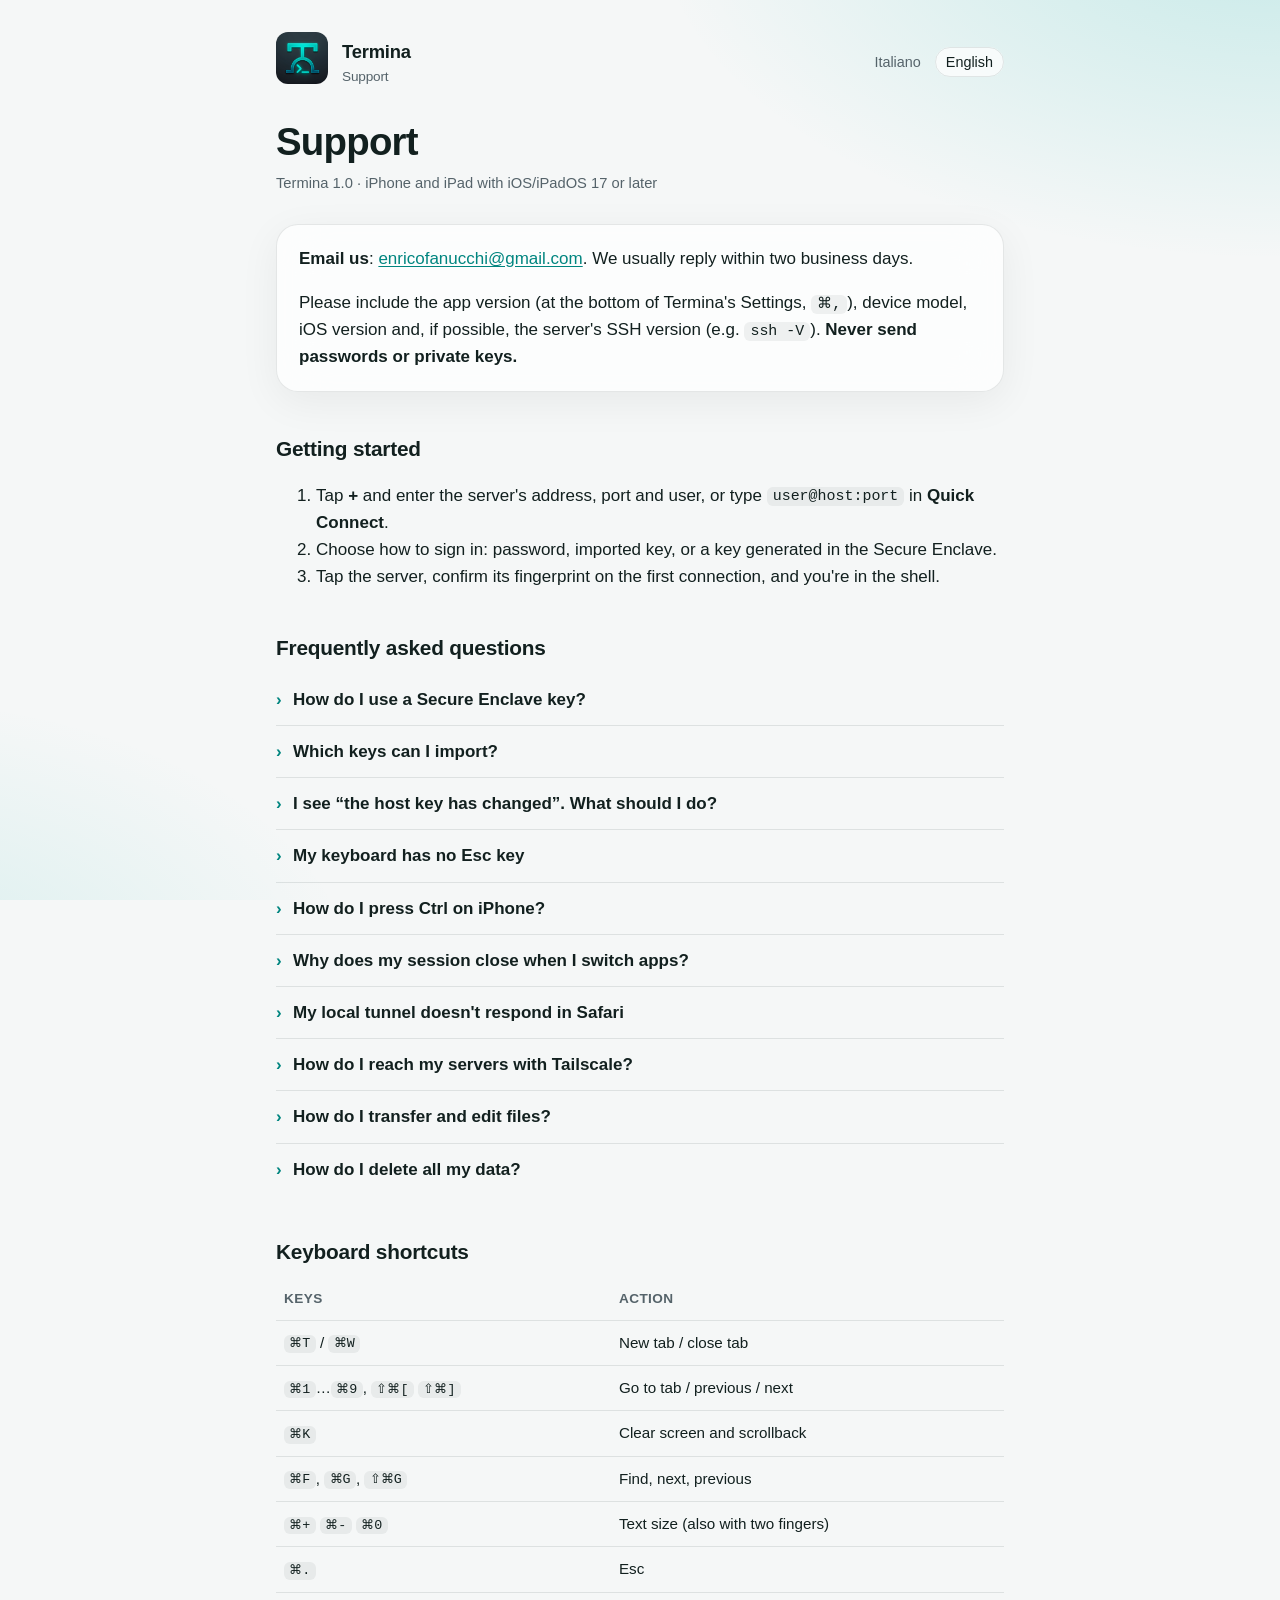
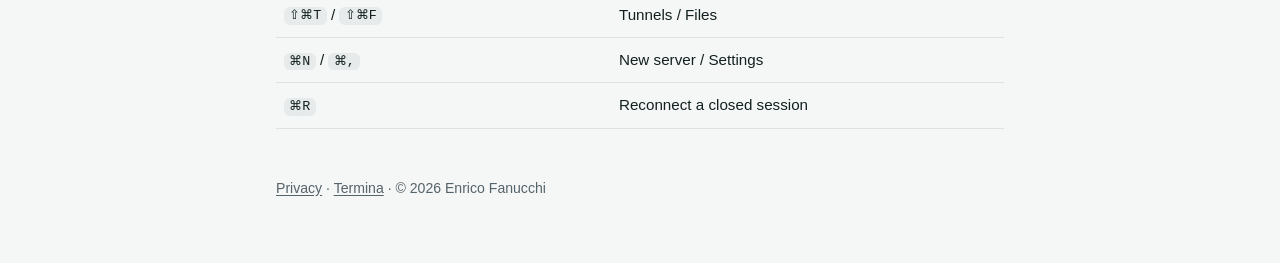
<file: en/support.html>
<!doctype html>
<html lang="en">
<head>
  <meta charset="utf-8">
  <meta name="viewport" content="width=device-width, initial-scale=1">
  <title>Support · Termina</title>
  <meta name="description" content="Termina support: FAQ, keyboard shortcuts and contact.">
  <link rel="icon" href="../favicon-32x32.png">
  <link rel="apple-touch-icon" href="../apple-touch-icon.png">
  <link rel="stylesheet" href="../style.css">
</head>
<body>
<main>
  <header>
    <a href="index.html"><img src="../icon-192x192.png" alt="Termina"></a>
    <div class="brand">Termina<small>Support</small></div>
    <nav class="lang" aria-label="Language">
      <a href="../support.html" lang="it">Italiano</a>
      <a href="support.html" aria-current="page" lang="en">English</a>
    </nav>
  </header>

  <h1>Support</h1>
  <p class="meta">Termina 1.0 · iPhone and iPad with iOS/iPadOS 17 or later</p>

  <div class="card">
    <p style="margin-top:0"><strong>Email us</strong>: <a href="mailto:enricofanucchi@gmail.com?subject=Termina%20Support">enricofanucchi@gmail.com</a>. We usually reply within two business days.</p>
    <p style="margin-bottom:0">Please include the app version (at the bottom of Termina's Settings, <kbd>⌘,</kbd>), device model, iOS version and, if possible, the server's SSH version (e.g. <code>ssh -V</code>). <strong>Never send passwords or private keys.</strong></p>
  </div>

  <h2>Getting started</h2>
  <ol>
    <li>Tap <strong>+</strong> and enter the server's address, port and user, or type <code>user@host:port</code> in <strong>Quick Connect</strong>.</li>
    <li>Choose how to sign in: password, imported key, or a key generated in the Secure Enclave.</li>
    <li>Tap the server, confirm its fingerprint on the first connection, and you're in the shell.</li>
  </ol>

  <h2>Frequently asked questions</h2>

  <details>
    <summary>How do I use a Secure Enclave key?</summary>
    <p>In the server's settings choose <strong>Secure Enclave</strong> and tap <strong>Generate Key</strong>. Copy the line starting with <code>ecdsa-sha2-nistp256</code> and add it to <code>~/.ssh/authorized_keys</code> on the server. The private key never leaves the device's chip, so it only works on that device: on another iPhone or iPad you'll generate a new one.</p>
  </details>

  <details>
    <summary>Which keys can I import?</summary>
    <p>OpenSSH <strong>Ed25519</strong> and <strong>RSA</strong> keys, with or without a passphrase, starting with <code>-----BEGIN OPENSSH PRIVATE KEY-----</code>. If your RSA key uses an older format, convert it on your computer with <code>ssh-keygen -p -f ~/.ssh/id_rsa</code>.</p>
  </details>

  <details>
    <summary>I see “the host key has changed”. What should I do?</summary>
    <p>The server is presenting a different identity from the one you confirmed before. This can happen after the server is reinstalled, but it can also mean someone is trying to intercept the connection. Check the fingerprint directly on the server (<code>ssh-keygen -lf /etc/ssh/ssh_host_ed25519_key.pub</code>). If it matches, long-press the server in the list, choose <strong>Forget Host Key</strong>, and connect again.</p>
  </details>

  <details>
    <summary>My keyboard has no Esc key</summary>
    <p>Press <kbd>⌘</kbd> <kbd>.</kbd> or use the <strong>esc</strong> key in the bar above the keyboard. You can also turn Caps Lock into Esc: Settings › General › Keyboard › Hardware Keyboard › Modifier Keys.</p>
  </details>

  <details>
    <summary>How do I press Ctrl on iPhone?</summary>
    <p>Tap <strong>ctrl</strong> in the bar above the keyboard, then the key you want: for example <strong>ctrl</strong> then <strong>c</strong> sends Ctrl-C. <strong>alt</strong> works the same way.</p>
  </details>

  <details>
    <summary>Why does my session close when I switch apps?</summary>
    <p>iOS suspends network connections of background apps after about 30 seconds. Termina reconnects automatically when you come back. To find your shell exactly as you left it, set a <strong>tmux session</strong> in the server's settings (<code>tmux</code> must be installed on the server).</p>
  </details>

  <details>
    <summary>My local tunnel doesn't respond in Safari</summary>
    <p>Local tunnels work while Termina stays in the foreground. On iPad, open Safari and Termina side by side (Split View or Slide Over), then visit <code>http://localhost:PORT</code>. If the tunnel shows an error, make sure <code>AllowTcpForwarding</code> is enabled on the server.</p>
  </details>

  <details>
    <summary>How do I reach my servers with Tailscale?</summary>
    <p>Install and turn on the Tailscale app, then use the server's <code>100.x.y.z</code> address or its <code>*.ts.net</code> name. Termina shows in the sidebar whether Tailscale is active.</p>
  </details>

  <details>
    <summary>How do I transfer and edit files?</summary>
    <p>During a session open <strong>Files</strong> (<kbd>⇧</kbd> <kbd>⌘</kbd> <kbd>F</kbd>). Drag files from the Files app to upload them; tap a file to preview or edit it (text up to 2 MB). Saving replaces the original only once the upload is complete, keeping its permissions.</p>
  </details>

  <details>
    <summary>How do I delete all my data?</summary>
    <p>Deleting a server also deletes its credentials. Uninstalling the app removes everything else: on the next install Termina also clears any items left in the Keychain. We keep no copies anywhere: see the <a href="privacy.html">Privacy Policy</a>.</p>
  </details>

  <h2>Keyboard shortcuts</h2>
  <div class="table-wrap">
    <table>
      <thead><tr><th>Keys</th><th>Action</th></tr></thead>
      <tbody>
        <tr><td><kbd>⌘T</kbd> / <kbd>⌘W</kbd></td><td>New tab / close tab</td></tr>
        <tr><td><kbd>⌘1</kbd>…<kbd>⌘9</kbd>, <kbd>⇧⌘[</kbd> <kbd>⇧⌘]</kbd></td><td>Go to tab / previous / next</td></tr>
        <tr><td><kbd>⌘K</kbd></td><td>Clear screen and scrollback</td></tr>
        <tr><td><kbd>⌘F</kbd>, <kbd>⌘G</kbd>, <kbd>⇧⌘G</kbd></td><td>Find, next, previous</td></tr>
        <tr><td><kbd>⌘+</kbd> <kbd>⌘-</kbd> <kbd>⌘0</kbd></td><td>Text size (also with two fingers)</td></tr>
        <tr><td><kbd>⌘.</kbd></td><td>Esc</td></tr>
        <tr><td><kbd>⇧⌘T</kbd> / <kbd>⇧⌘F</kbd></td><td>Tunnels / Files</td></tr>
        <tr><td><kbd>⌘N</kbd> / <kbd>⌘,</kbd></td><td>New server / Settings</td></tr>
        <tr><td><kbd>⌘R</kbd></td><td>Reconnect a closed session</td></tr>
      </tbody>
    </table>
  </div>

  <footer><a href="privacy.html">Privacy</a> · <a href="index.html">Termina</a> · © 2026 Enrico Fanucchi</footer>
</main>
</body>
</html>
</file>
<file: style.css>
/* Termina — pagine pubbliche (privacy, supporto). Nessuna risorsa esterna. */
:root {
  --bg: #f5f7f7;
  --surface: rgba(255, 255, 255, 0.72);
  --border: rgba(16, 32, 36, 0.10);
  --text: #12201f;
  --muted: #55636a;
  --accent: #00857f;
  --accent-soft: rgba(0, 177, 169, 0.12);
  --code: rgba(16, 32, 36, 0.06);
  --glow: rgba(0, 177, 169, 0.20);
  color-scheme: light dark;
}

@media (prefers-color-scheme: dark) {
  :root {
    --bg: #0b1213;
    --surface: rgba(28, 38, 40, 0.66);
    --border: rgba(220, 237, 235, 0.10);
    --text: #e3eeec;
    --muted: #93a5a8;
    --accent: #3fd2ca;
    --accent-soft: rgba(63, 210, 202, 0.12);
    --code: rgba(220, 237, 235, 0.08);
    --glow: rgba(0, 177, 169, 0.28);
  }
}

* { box-sizing: border-box; }

html { -webkit-text-size-adjust: 100%; }

body {
  margin: 0;
  background:
    radial-gradient(900px 500px at 100% -10%, var(--glow), transparent 70%),
    radial-gradient(700px 420px at -10% 110%, var(--accent-soft), transparent 70%),
    var(--bg);
  background-attachment: fixed;
  color: var(--text);
  font: 17px/1.6 -apple-system, BlinkMacSystemFont, "SF Pro Text", "Segoe UI", Roboto, sans-serif;
  min-height: 100vh;
}

main {
  max-width: 760px;
  margin: 0 auto;
  padding: 24px 16px 64px;
}

header {
  display: flex;
  align-items: center;
  gap: 14px;
  margin: 8px 0 28px;
}

header img { width: 52px; height: 52px; border-radius: 12px; }
header .brand { font-weight: 700; font-size: 1.15rem; letter-spacing: -0.01em; }
header .brand small { display: block; font-weight: 400; font-size: 0.85rem; color: var(--muted); }

nav.lang { margin-left: auto; font-size: 0.9rem; }
nav.lang a { color: var(--muted); text-decoration: none; padding: 6px 10px; border-radius: 999px; }
nav.lang a[aria-current="page"] { color: var(--text); background: var(--surface); border: 1px solid var(--border); }

h1 { font-size: clamp(1.8rem, 5vw, 2.4rem); line-height: 1.15; letter-spacing: -0.02em; margin: 0 0 8px; }
h2 { font-size: 1.3rem; letter-spacing: -0.01em; margin: 40px 0 10px; }
h3 { font-size: 1.05rem; margin: 24px 0 6px; }
p, li { color: var(--text); }
.meta { color: var(--muted); font-size: 0.92rem; margin: 0 0 28px; }

a { color: var(--accent); text-underline-offset: 2px; }

code, kbd {
  font: 0.88em ui-monospace, "SF Mono", Menlo, monospace;
  background: var(--code);
  padding: 0.1em 0.4em;
  border-radius: 6px;
}

.card {
  background: var(--surface);
  border: 1px solid var(--border);
  border-radius: 22px;
  padding: 20px 22px;
  -webkit-backdrop-filter: blur(24px) saturate(160%);
  backdrop-filter: blur(24px) saturate(160%);
  box-shadow: 0 10px 40px rgba(0, 0, 0, 0.06);
}

.summary { display: grid; gap: 10px; margin: 0; padding: 0; list-style: none; }
.summary li { display: flex; gap: 10px; align-items: baseline; }
.summary li::before { content: "✓"; color: var(--accent); font-weight: 700; }

.links { display: grid; gap: 12px; grid-template-columns: repeat(auto-fit, minmax(220px, 1fr)); margin-top: 20px; }
.links a { display: block; text-decoration: none; color: var(--text); }
.links a strong { display: block; color: var(--accent); }
.links a span { color: var(--muted); font-size: 0.92rem; }

.table-wrap { overflow-x: auto; }
table { width: 100%; border-collapse: collapse; font-size: 0.95rem; }
th, td { text-align: left; vertical-align: top; padding: 10px 8px; border-bottom: 1px solid var(--border); }
th { color: var(--muted); font-weight: 600; font-size: 0.85rem; text-transform: uppercase; letter-spacing: 0.03em; }

details { border-bottom: 1px solid var(--border); padding: 12px 0; }
details:last-of-type { border-bottom: 0; }
summary { cursor: pointer; font-weight: 600; list-style: none; }
summary::-webkit-details-marker { display: none; }
summary::before { content: "›"; display: inline-block; width: 1em; color: var(--accent); transition: transform 0.2s; }
details[open] summary::before { transform: rotate(90deg); }
details > :not(summary) { margin-left: 1em; }

footer { margin-top: 48px; color: var(--muted); font-size: 0.88rem; }
footer a { color: var(--muted); }

@media (prefers-reduced-motion: reduce) {
  summary::before { transition: none; }
}
</file>
